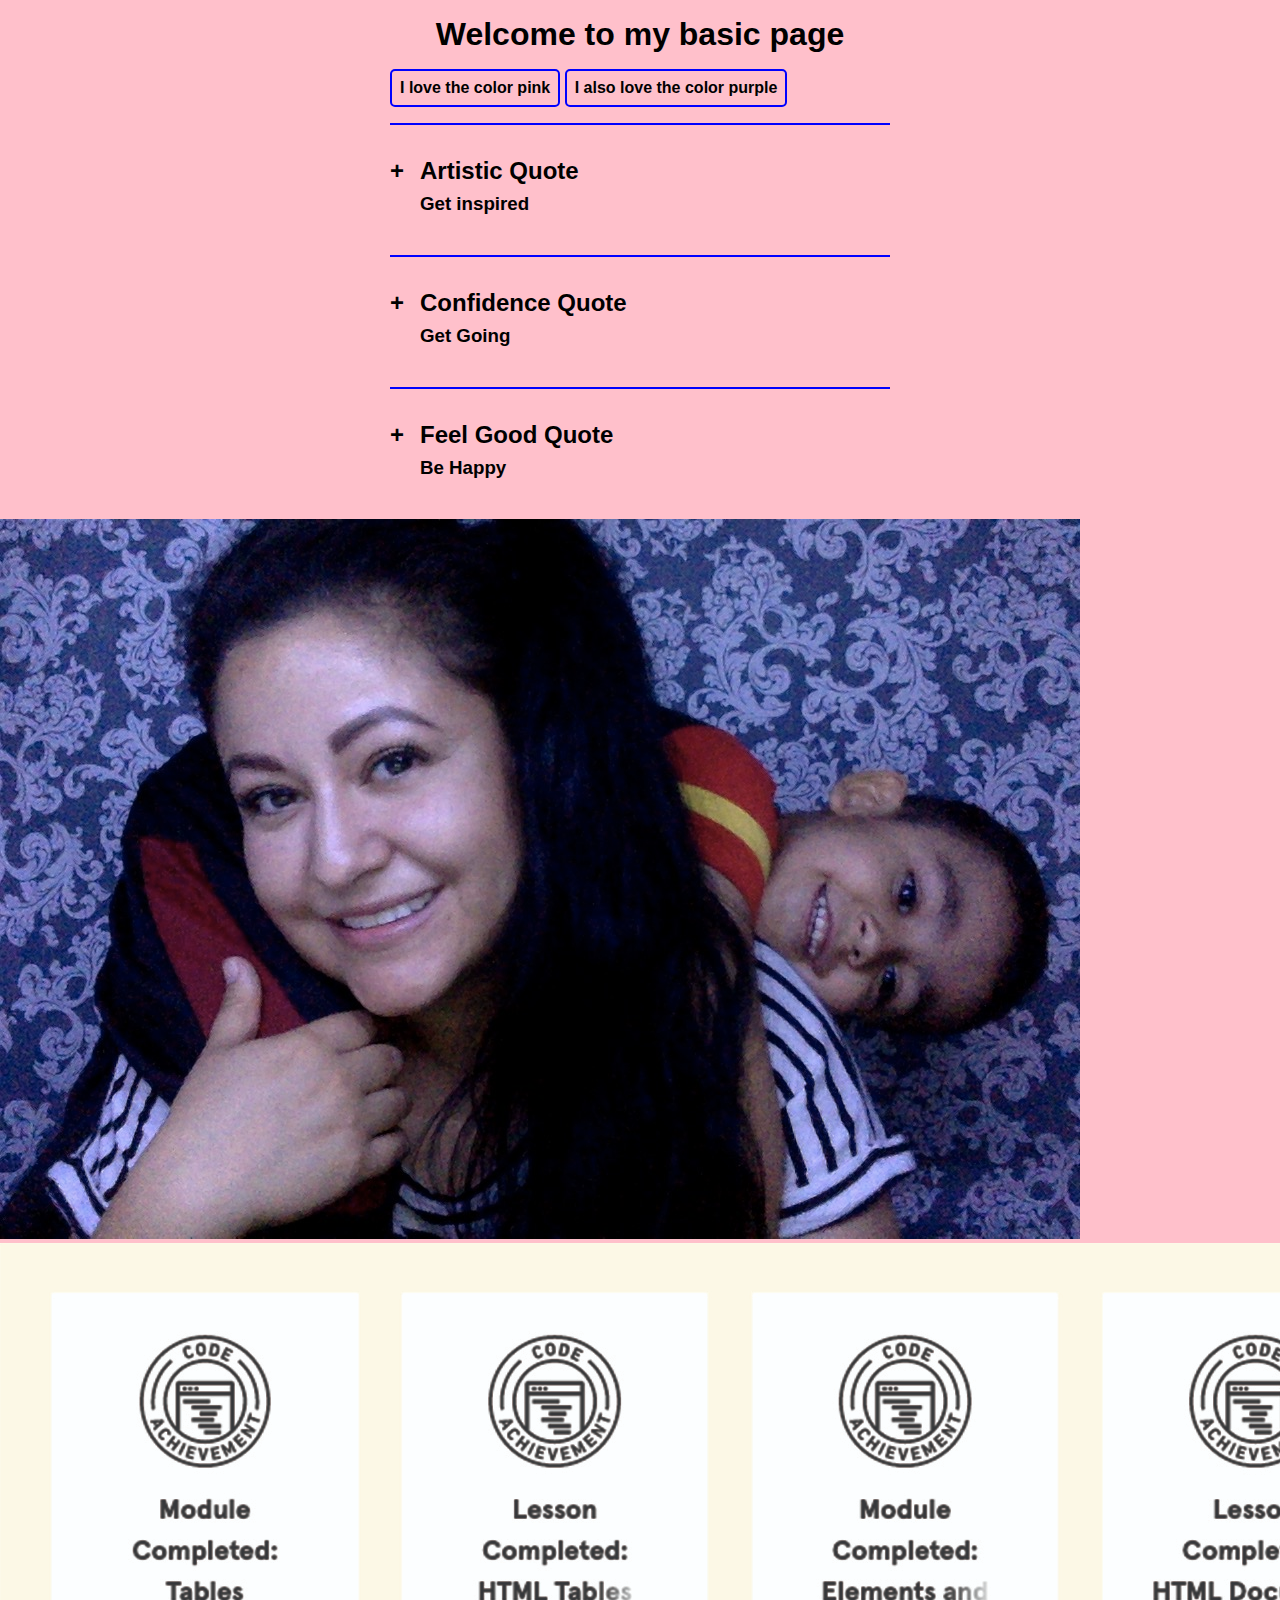
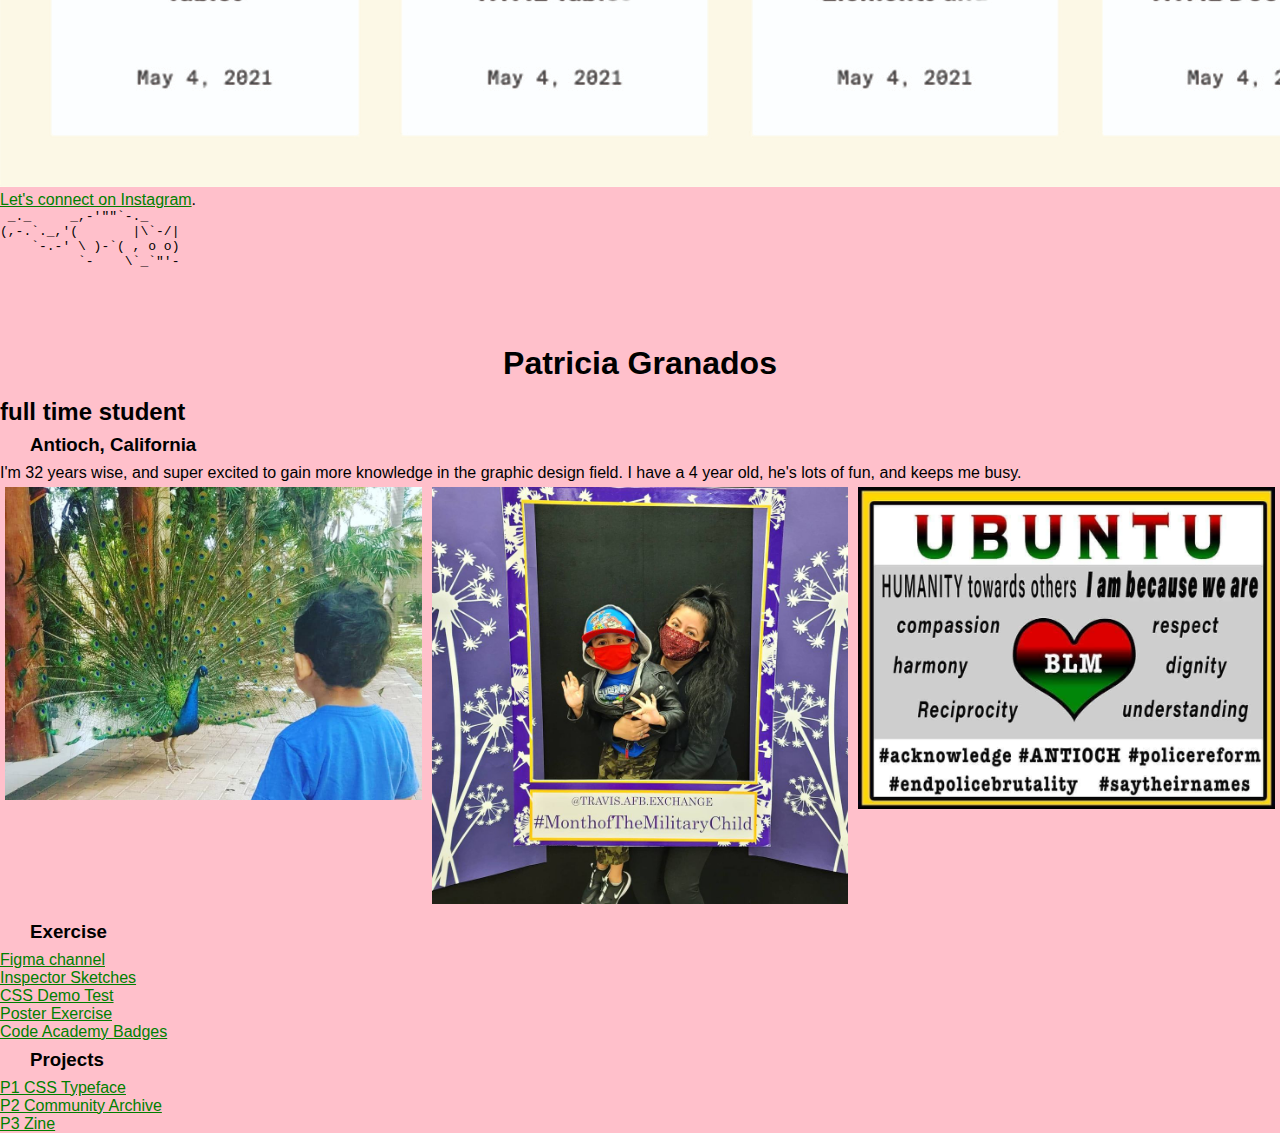
<file: index.html>
<!DOCTYPE html>
<html>
<head>
  <meta charset="utf-8" />
  <title>Toggle Class JavaScript</title>
  <link rel="stylesheet" type="text/css" href="style.css">
  <script src="https://ajax.googleapis.com/ajax/libs/jquery/3.6.0/jquery.min.js"></script>
  <script type="text/javascript" src="script.js"></script>
</head>
<body>
  <h1>Welcome to my basic page</h1>
  <section class="container">
    <button id="showhide">I love the color pink</button>
    <button id="darkmode">I also love the color purple</button>
    <div class="item">
      <div class="heading">
        <h2>Artistic Quote</h2>
        <h3>Get inspired</h3>
      </div>
      <div class="details">
        “Creativity takes courage” – Henri Matisse.
      </div>
    </div>

    <div class="item">
      <div class="heading">
        <h2>Confidence Quote</h2>
        <h3>Get Going</h3>
      </div>
      <div class="details">
        "Feet, what do I need you for when I have wings to fly?" – Frida Kahlo
       
      </div>
    </div>

    <div class="item">
      <div class="heading">
        <h2>Feel Good Quote</h2>
        <h3>Be Happy</h3>
      </div>
      <div class="details">
        "Keep smiling, because life is a beautiful thing and there's so much to smile about." – Marilyn Monroe
      </div>
    </div>

  </section>
</body>
<head>
  <title>Patricia Granados Interactive Site</title>
  <!-- this is where my meta-info lives, but won’t show up on the page itself-->
  <link rel="stylesheet" type="text/css" href="script.js" href="style.css">
  </head>
<body>
  <script src="https://ajax.googleapis.com/ajax/libs/jquery/3.6.0/jquery.min.js"></script>
  <meta charset="utf-8" />
  <img src="baby-and-me-9-21-20.jpg">
  <p><img src="code-academy-badges.jpg"></p>
  <p>
    <a href="https://www.instagram.com/_miss_patty_makes_it_happen/" target="_blank">Let's connect on Instagram</a>.
    
    
  <!-- this is where all my webpage stuff should go-->
  <section id="container">
    
    <pre>
 _._     _,-'""`-._
(,-.`._,'(       |\`-/|
    `-.-' \ )-`( , o o)
          `-    \`_`"'-



    </pre>

    <!-- about me-->
    <h1>Patricia Granados</h1>
    <h2>full time student</h2>
    <h3>Antioch, California</h3>


    <p class="desc">I'm 32 years wise, and super excited to gain more knowledge in the graphic design field. I have a 4 year old, he's lots of fun, and keeps me busy. </p>

    <p>
    <div class="row">
  <div class="column">
    <img src="cancun-peacock.jpg" alt="Snow" style="width:100%">
  </div>
  <div class="column">
    <img src="militarychild.jpg" alt="Forest" style="width:100%">
  </div>
  <div class="column">
    <img src="ubuntu.jpg" alt="Mountains" style="width:100%">
  </div>
</div></p>


    <!-- links to my work -->
    <div id="exercises">
      <h3>Exercise</h3>
      <ul>
         <a href="https://www.figma.com/file/yaDqkuPxmETG86s3Qp7eAh/Untitled?node-id=0%3A1" target="_blank">Figma channel </a>
        <li><a href="exercises/inspector/screenshot.png">Inspector Sketches</a></li>
        <li><a href="exercises/css-test/index.html">CSS Demo Test</a></li>
        <li><a href="exercises/poster/index.html">Poster Exercise</a></li>
        <a href="https://www.codecademy.com/users/patriciaGranados7251893669/achievements" target="_blank">Code Academy Badges </a>
      </ul> 
    </div>
   
    <div id="projects">
      <h3>Projects</h3>
      <ul>
        <li><a href="letters/letters.html">P1 CSS Typeface</a></li>
        <li><a href="community-archive/antioch-social-justice.html">P2 Community Archive</a></li>
        <li><a href="antioch-dark-history/index.html">P3 Zine</a></li>
      </ul>
    </div>



  </section>
</body>
</html>
</file>
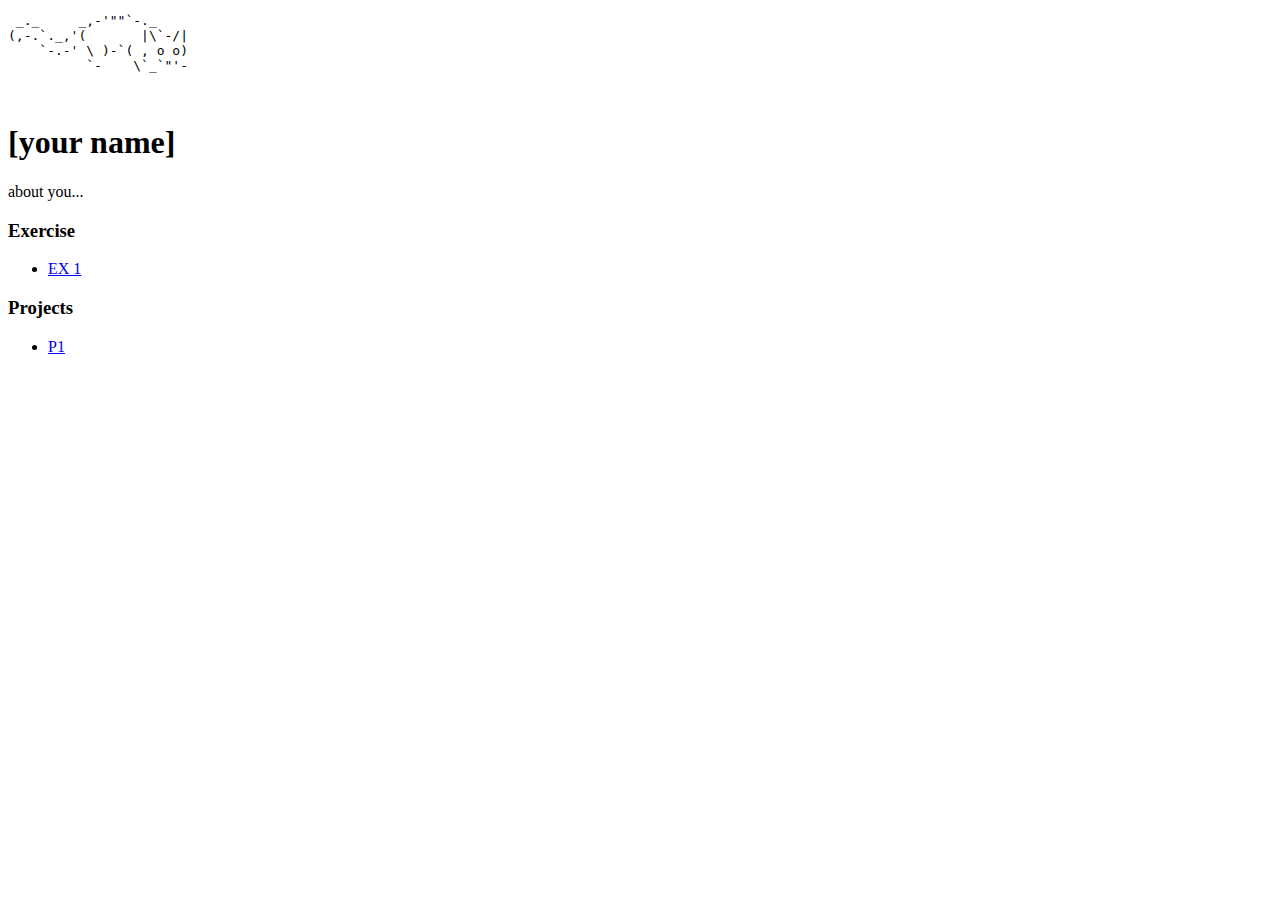
<file: 00_class-site-starter-kit/index.html>
<!DOCTYPE html>
<html>
<head>
  <meta charset="utf-8" />
  <title>[your name’s] Interactive Site</title>
  <!-- this is where my meta-info lives, but won’t show up on the page itself-->
</head>
<body>
  <!-- this is where all my webpage stuff should go-->
  <section id="container">
    
    <pre>
 _._     _,-'""`-._
(,-.`._,'(       |\`-/|
    `-.-' \ )-`( , o o)
          `-    \`_`"'-

    </pre>

    <!-- about me-->
    <h1>[your name]</h1>  
    <p class="desc">about you...</p>
    
    <!-- links to my work -->
    <div id="exercises">
      <h3>Exercise</h3>
      <ul>
        <li><a href="#">EX 1</a></li>
      </ul> 
    </div>
   
    <div id="projects">
      <h3>Projects</h3>
      <ul>
        <li><a href="#">P1</a></li>
      </ul>
    </div>

  </section>
</body>
</html>
</file>
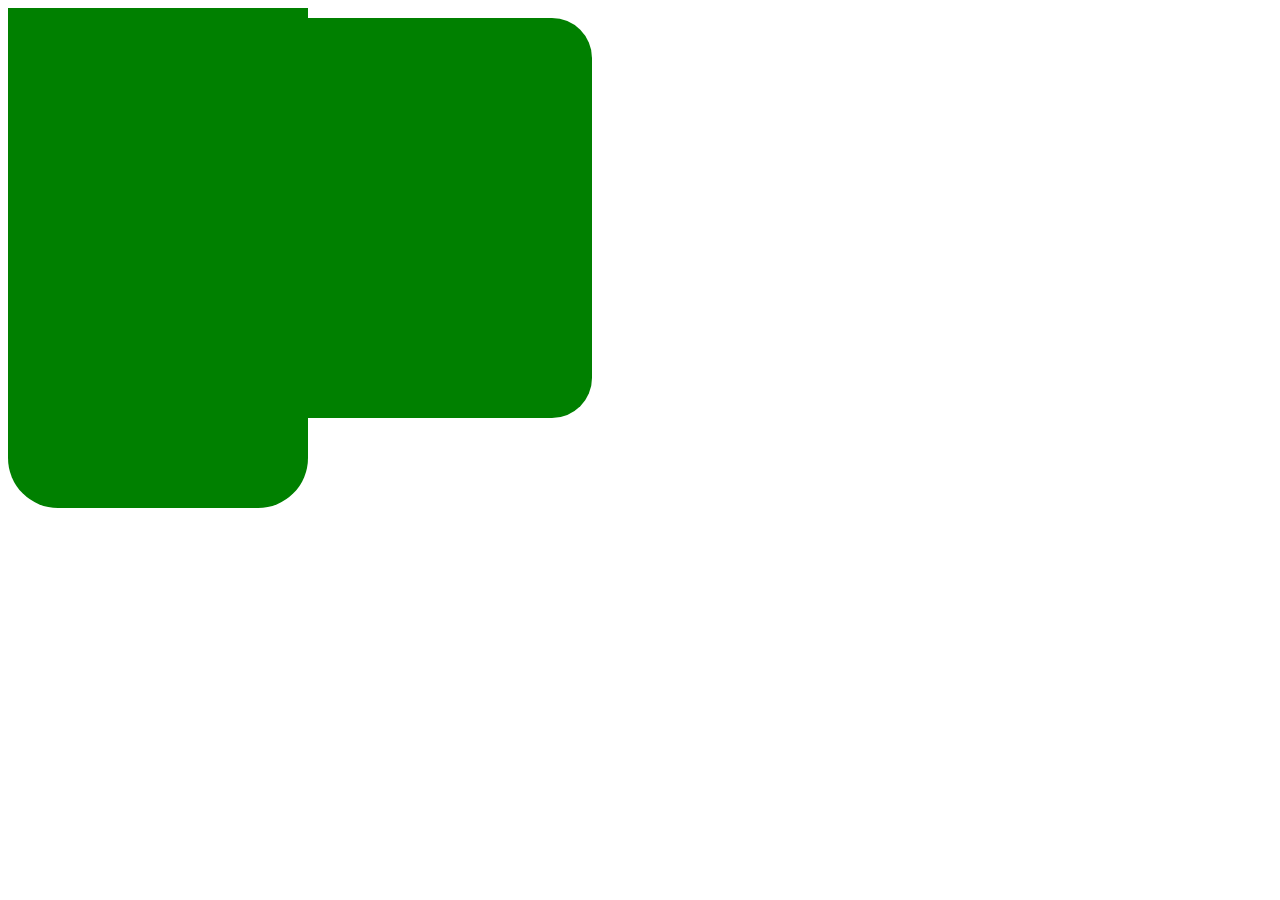
<file: demo/index.html>
<!DOCTYPE html>
<html>
<head>
    <meta charset="utf-8">
    <title>Cup</title>
    <link href="cup.css" rel="stylesheet" type="text/css">
</head>
<body>
    <div class="cup">
       <div class="square inline">
       </div>
       <div class="handle inline">
       </div>
    </div>
</body>
</html>
</file>
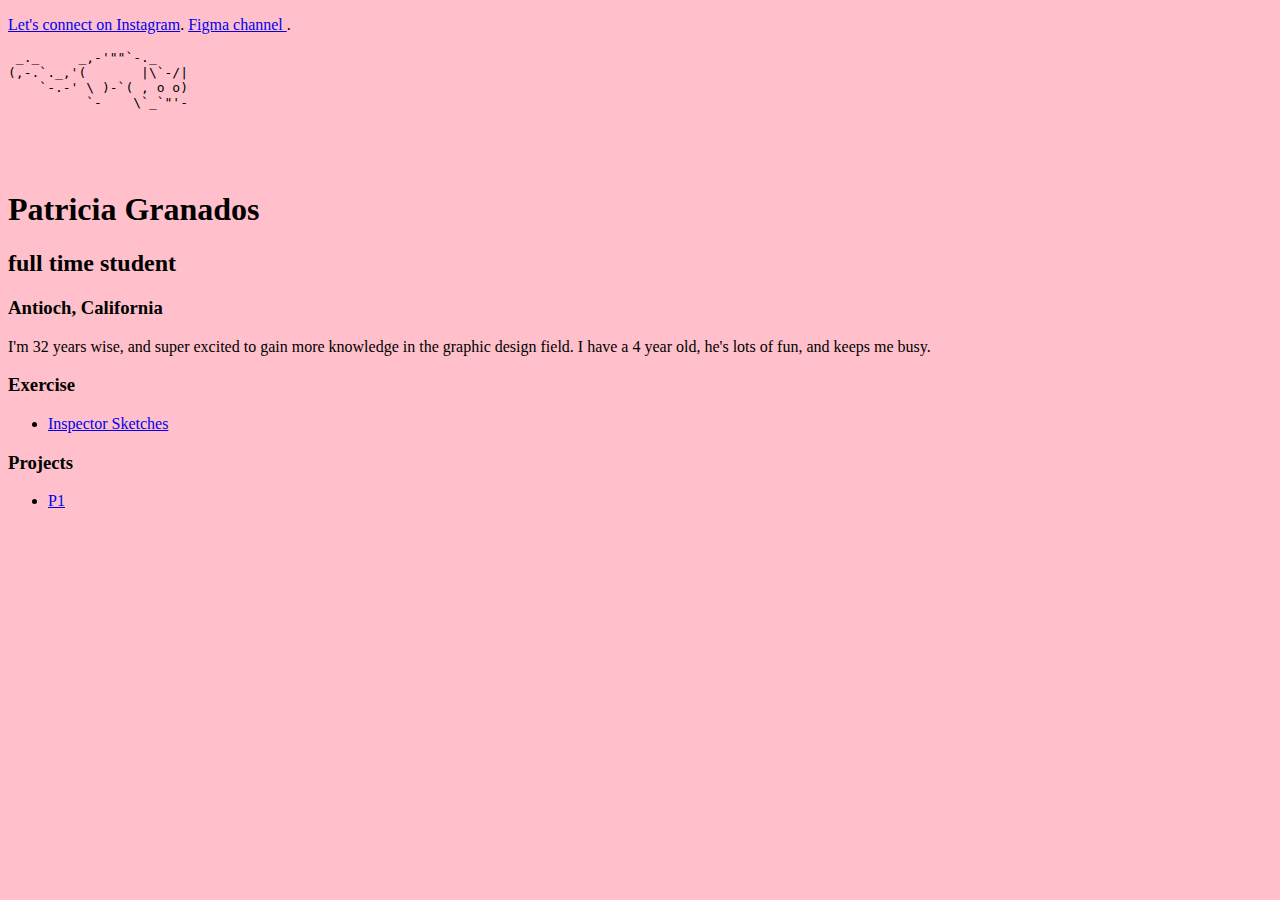
<file: website index/index.html>
<!DOCTYPE html>
<html>
<head>
  <meta charset="utf-8" />
  <title>Patricia Granados Interactive Site</title>
  <!-- this is where my meta-info lives, but won’t show up on the page itself-->
  <link rel="stylesheet" type="text/css" href="style.css">
  </head>
<body>
  <p>
    <a href="https://www.instagram.com/_miss_patty_makes_it_happen/" target="_blank">Let's connect on Instagram</a>.
    
    <a href="https://www.figma.com/file/yaDqkuPxmETG86s3Qp7eAh/Untitled?node-id=0%3A1" target="_blank">Figma channel </a>.
  <!-- this is where all my webpage stuff should go-->
  <section id="container">
    
    <pre>
 _._     _,-'""`-._
(,-.`._,'(       |\`-/|
    `-.-' \ )-`( , o o)
          `-    \`_`"'-



    </pre>

    <!-- about me-->
    <h1>Patricia Granados</h1>
    <h2>full time student</h2>
    <h3>Antioch, California</h3>


    <p class="desc">I'm 32 years wise, and super excited to gain more knowledge in the graphic design field. I have a 4 year old, he's lots of fun, and keeps me busy. </p>
    
    <!-- links to my work -->
    <div id="exercises">
      <h3>Exercise</h3>
      <ul>
        <li><a href="Screen Shot.png">Inspector Sketches</a></li>
      </ul> 
    </div>
   
    <div id="projects">
      <h3>Projects</h3>
      <ul>
        <li><a href="#">P1</a></li>
      </ul>
    </div>

  </section>
</body>
</html>
</file>
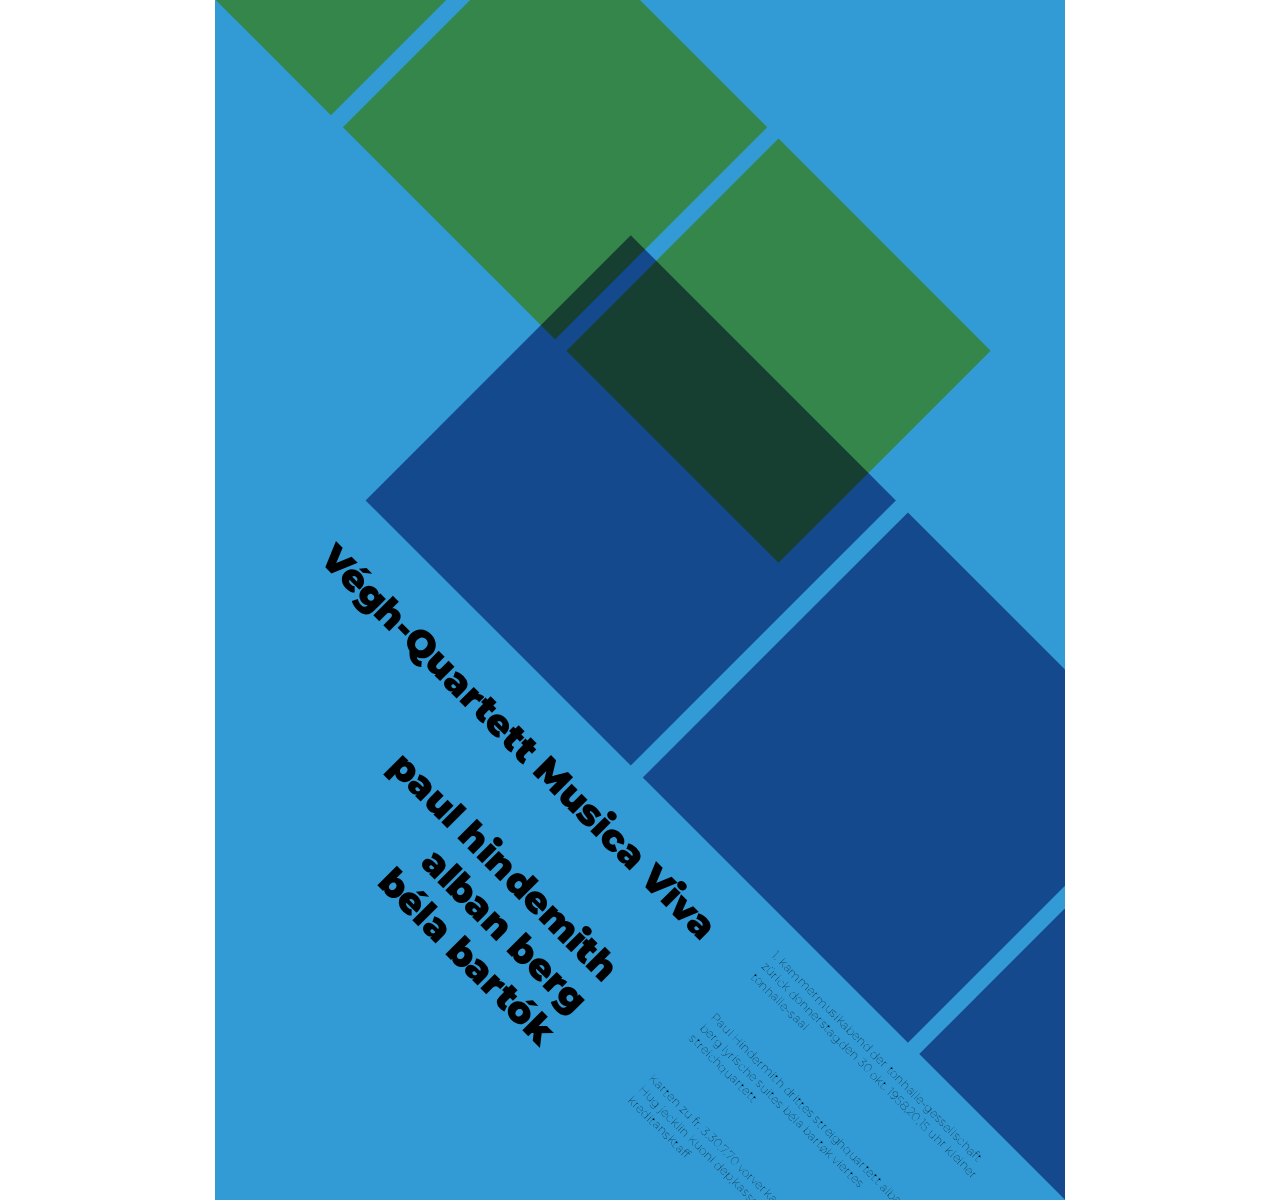
<file: exercises/poster/index.html>
<!DOCTYPE html>
<html>

<head>
    <meta name="viewport" content="width=device-width, initial-scale=1.0">
    <link rel="stylesheet" href="poster.css">
    <link rel="preconnect" href="https://fonts.gstatic.com">
    <link href="https://fonts.googleapis.com/css2?family=Montserrat:wght@400;600&display=swap" rel="stylesheet">
</head>

<body>
<div class="body">
    <div class="rotate rp">
        <div class="square1 cGreen1"></div>
        <div class="square1 cGreen1"></div>
        <div class="square1 cGreen1"></div>
    </div>
    <div class="rp3">
        <div class="rotate rp2">
            <div class="square2 cBlue1"></div>
            <div class="square2 cBlue1"></div>
            <div class="square2 cBlue1"></div>
        </div>
    </div>
    <div class="text rotate textPos1">
        <h1>Végh-Quartett Musica Viva</h1>
    </div>
    <div class="text rotate textPos2">
        <h1>
            <div class="right">paul hindemith</div>
            <div class="right">alban berg</div>
            <div class="right">béla bartók</div>
        </h1>
    </div>
    <div class="text rotate">
        <div class="p1">
            <p>1. kammermusikabend der tonhalle-gessellschaft zürick donnerstag.den 30 okt. 1958,20,15 uhr kleiner tonhalle-saal</p> <br>
            <p> Paul Hindermith drittes streighquartett alban berg lyrische suites béla bartøk viertes streichquartett</p><br>
            <p> Karten zu fr. 3.30.7.70 vorverkauf tonhalle-kasse. Hug jecklin Kuoni dep,kasse oerlikon der schweiz kreditansktaff</p>
        </div>
    </div>
</div>
</body>

</html>
</file>
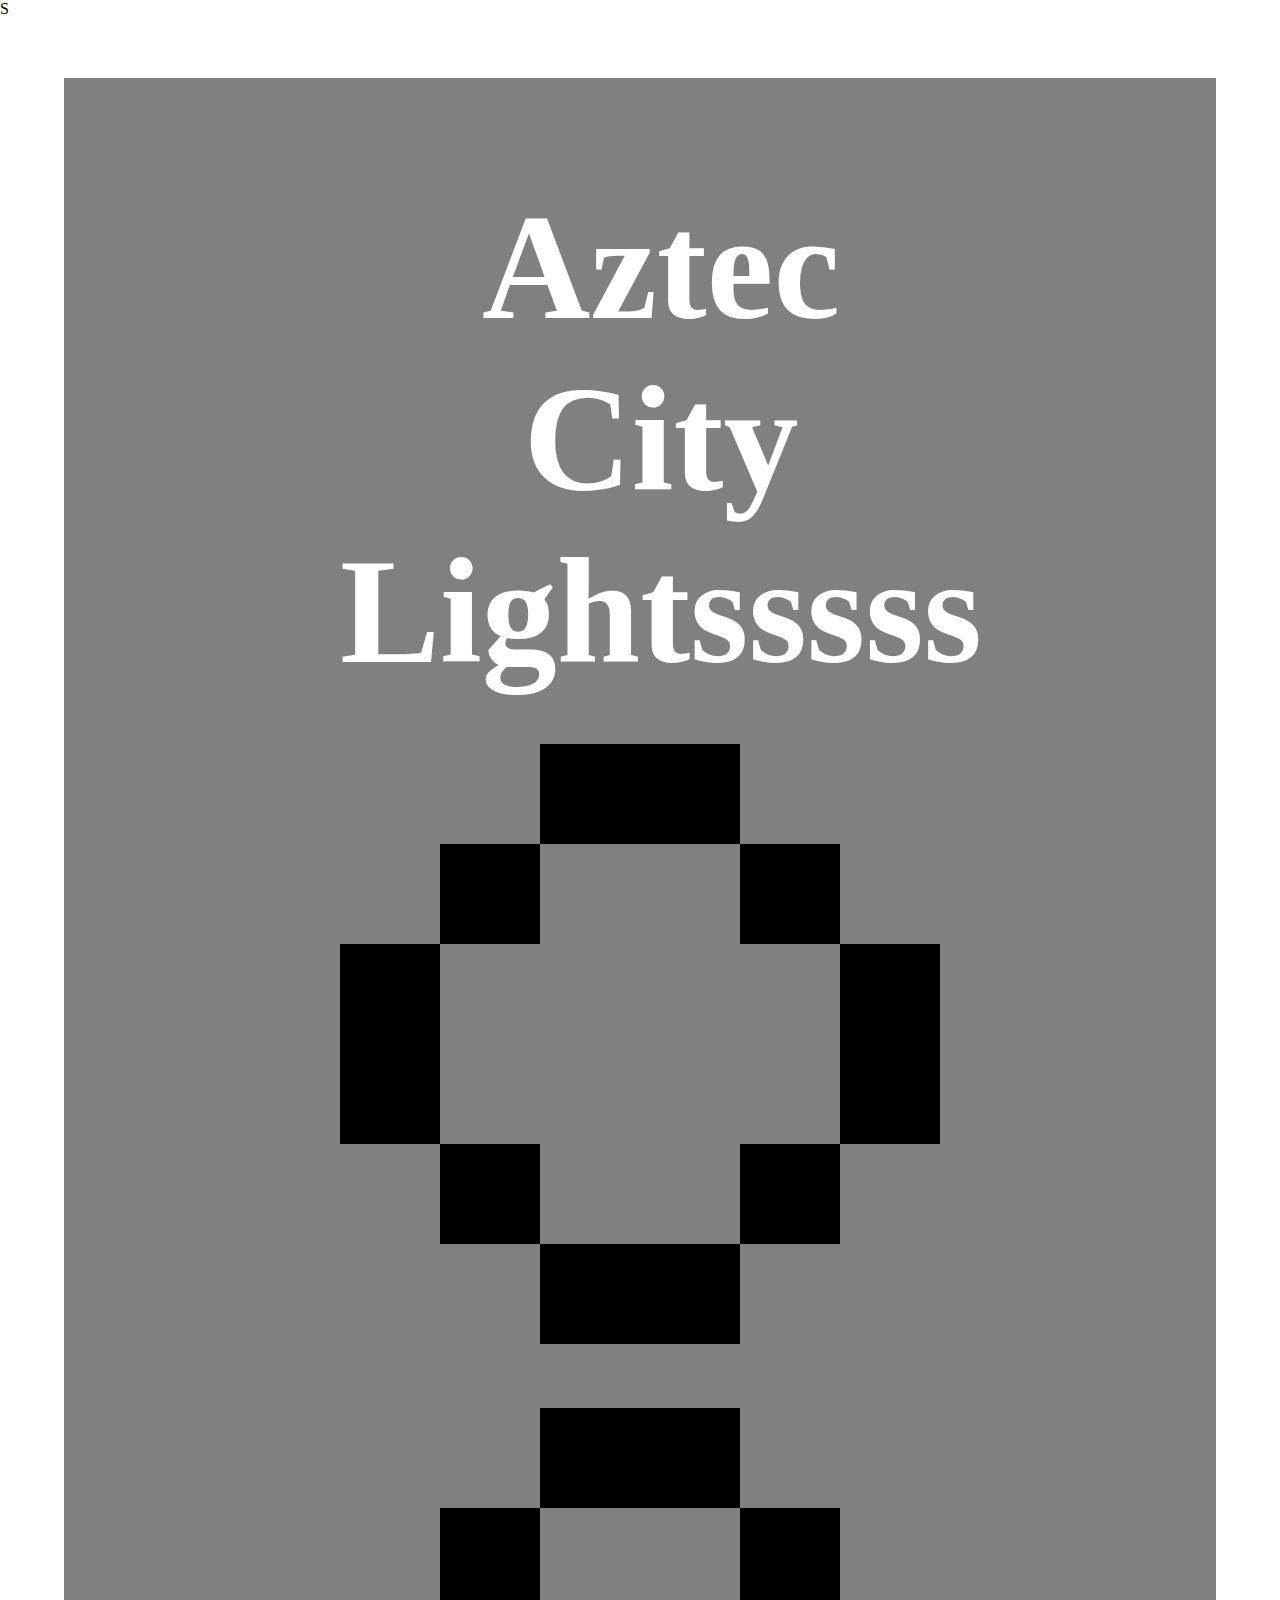
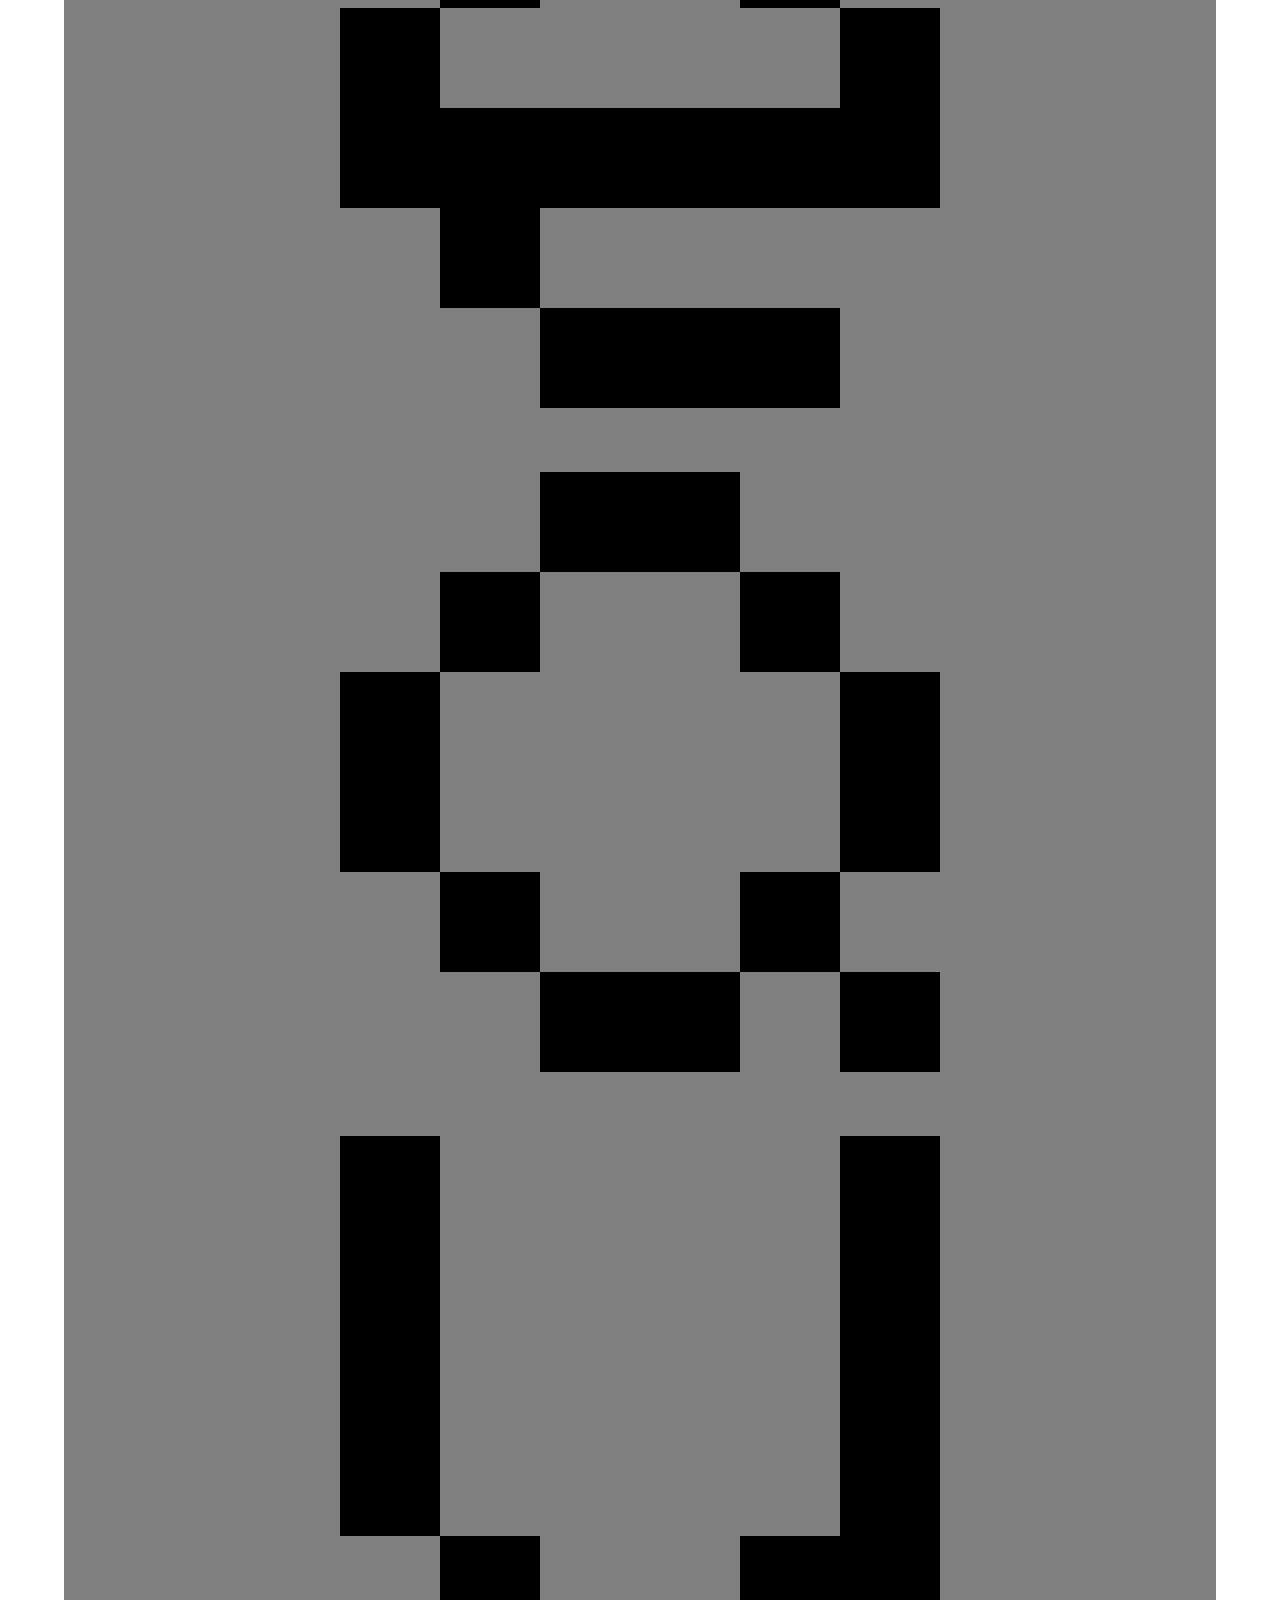
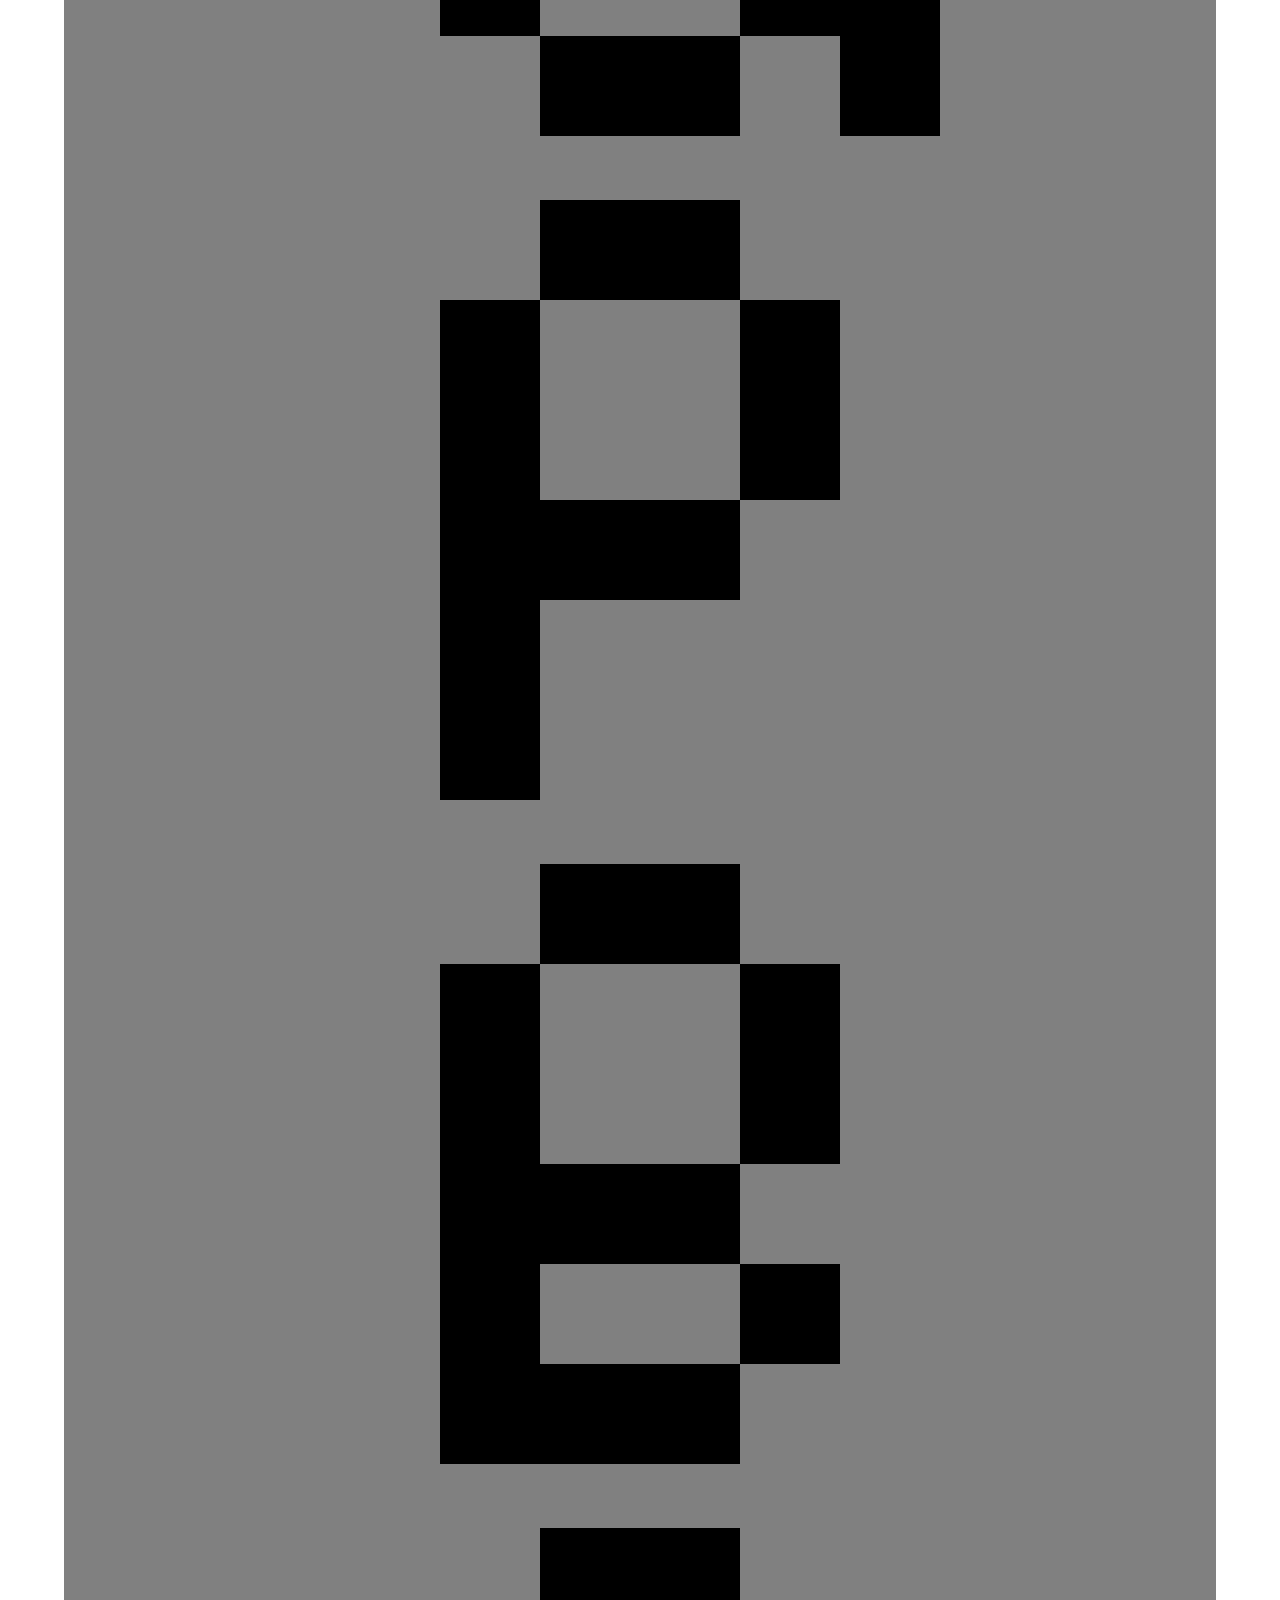
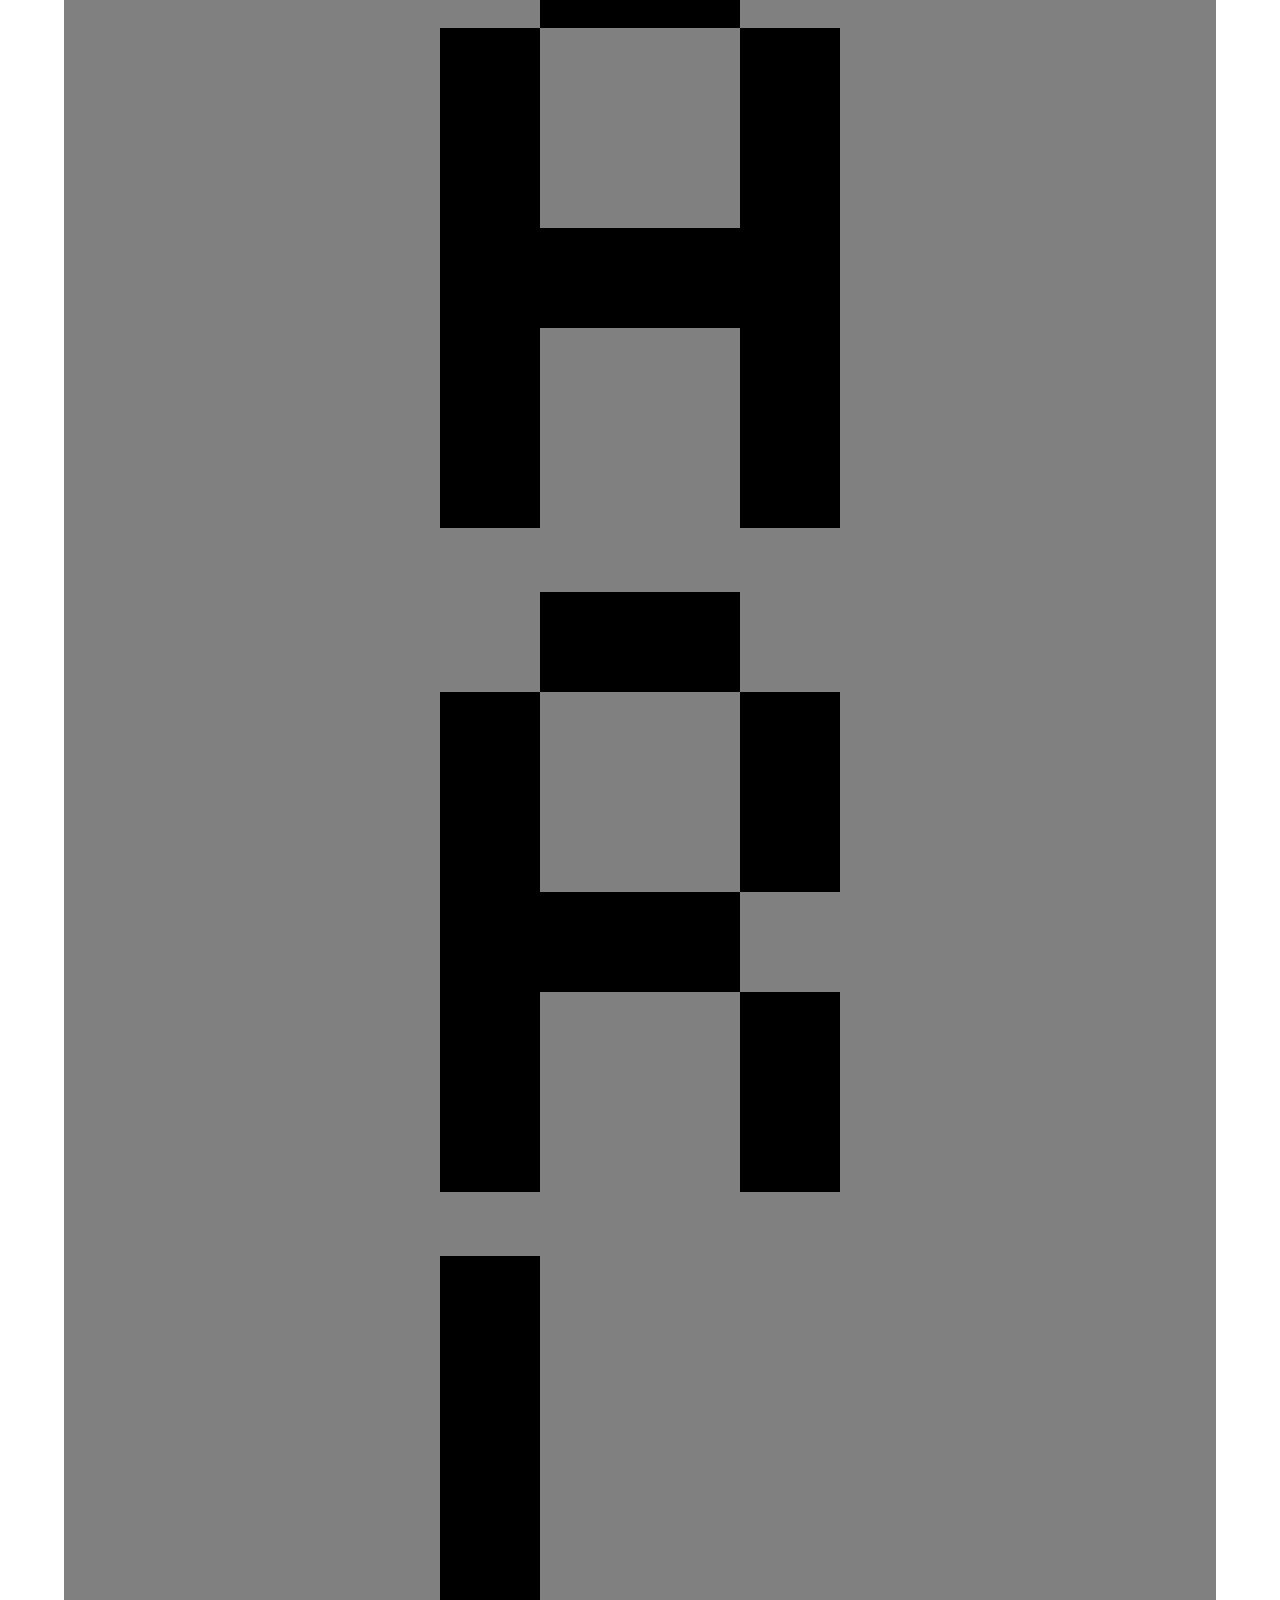
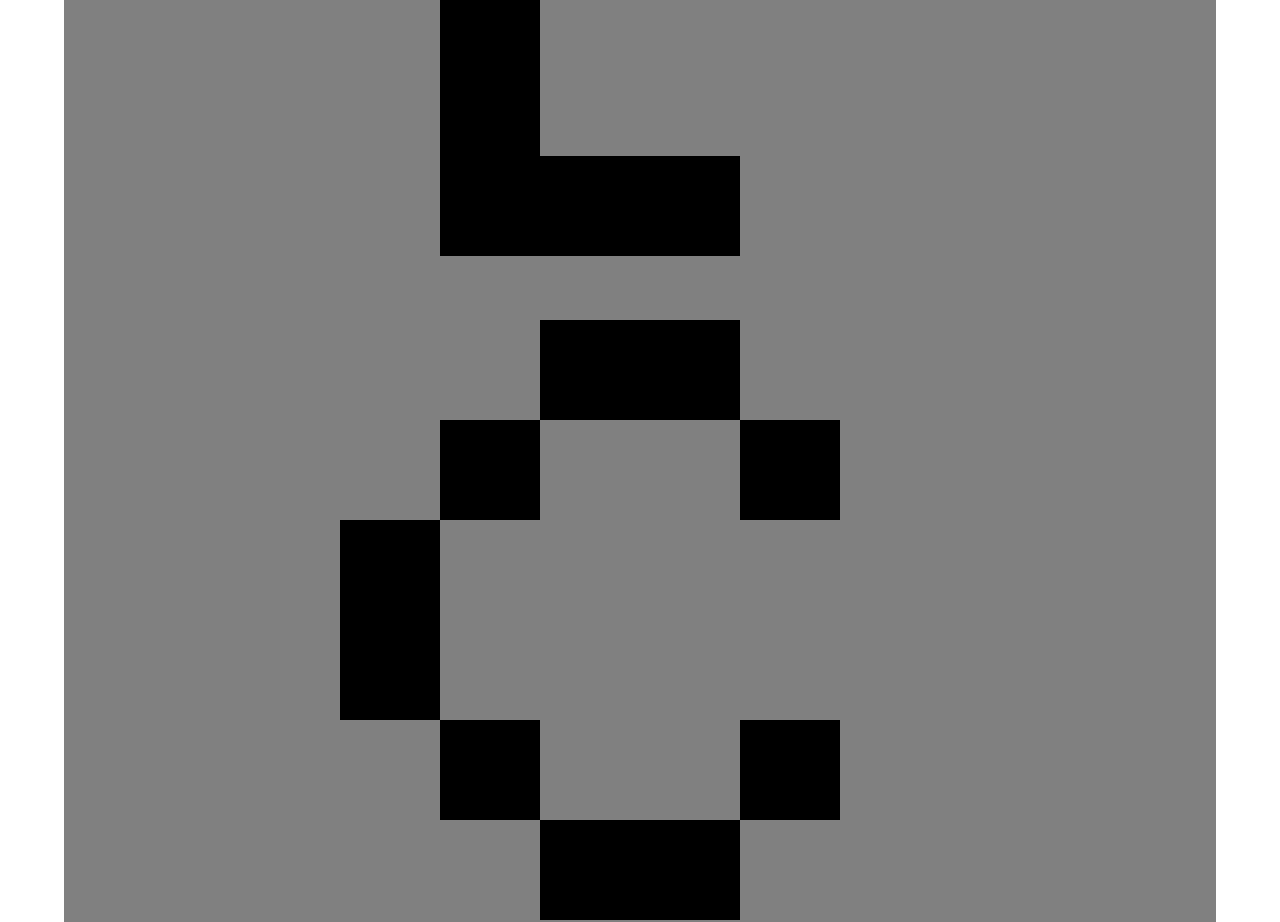
<file: letters/letters.html>
<!DOCTYPE html>
<html>

<head>
    <meta charset="utf-8" />
    <title>Interactive 1 - Patricia Granados</title>
    <link rel="stylesheet" type="text/css" href="style-letters.css">
   
</head>S
<body>
    <section>
    	<div class="mainCont">
            <div class="letterCont">
                <h1>Aztec City Lightsssss</h1>


            </div>
    		
            <div class="letterCont">
    			<div class='oElement1 black transition'></div>
    			<div class='oElement2 black transition'></div>
                <div class='oElement3 black transition'></div>
                <div class='oElement4 black transition'></div>
                <div class='oElement5 black transition'></div>
                <div class='oElement6 black transition'></div>
                <div class='oElement7 black transition'></div>
                <div class='oElement8 black transition'></div>
                <div class='oElement9 black transition'></div>
                <div class='oElement10 black transition'></div>
                <div class='oElement11 black transition'></div>
                <div class='oElement12 black transition'></div>
            
            </div>

    		<div class="letterCont">
                <div class='eElement1 black transition'></div>
                <div class='eElement2 black transition'></div>
                <div class='eElement3 black transition'></div>
                <div class='eElement4 black transition'></div>
                <div class='eElement5 black transition'></div>
                <div class='eElement6 black transition'></div>
                <div class='eElement7 black transition'></div>
                <div class='eElement8 black transition'></div>
                <div class='eElement9 black transition'></div>
                <div class='eElement10 black transition'></div>
                <div class='eElement11 black transition'></div>
                <div class='eElement12 black transition'></div>
                <div class='eElement13 black transition'></div>
                <div class='eElement14 black transition'></div>
                <div class='eElement15 black transition'></div>
                <div class='eElement16 black transition'></div>
    			
    		</div>

    		<div class="letterCont">
                <div class='qElement1 black transition'></div>
                <div class='qElement2 black transition'></div>
                <div class='qElement3 black transition'></div>
                <div class='qElement4 black transition'></div>
                <div class='qElement5 black transition'></div>
                <div class='qElement6 black transition'></div>
                <div class='qElement7 black transition'></div>
                <div class='qElement8 black transition'></div>
                <div class='qElement9 black transition'></div>
                <div class='qElement10 black transition'></div>
                <div class='qElement11 black transition'></div>
                <div class='qElement12 black transition'></div>
                <div class='qElement13 black transition'></div>
    		</div>
    		
            <div class="letterCont">
                <div class='uElement1 black transition'></div>
                <div class='uElement2 black transition'></div>
                <div class='uElement3 black transition'></div>
                <div class='uElement4 black transition'></div>
                <div class='uElement5 black transition'></div>
                <div class='uElement6 black transition'></div>
                <div class='uElement7 black transition'></div>
                <div class='uElement8 black transition'></div>
                <div class='uElement9 black transition'></div>
                <div class='uElement10 black transition'></div>
                <div class='uElement11 black transition'></div>
                <div class='uElement12 black transition'></div>
                <div class='uElement13 black transition'></div>
                <div class='uElement14 black transition'></div>
    			
    		</div>
    		
            <div class="letterCont">
                <div class='pElement1 black transition'></div>
                <div class='pElement2 black transition'></div>
                <div class='pElement3 black transition'></div>
                <div class='pElement4 black transition'></div>
                <div class='pElement5 black transition'></div>
                <div class='pElement6 black transition'></div>
                <div class='pElement7 black transition'></div>
                <div class='pElement8 black transition'></div>
                <div class='pElement9 black transition'></div>
                <div class='pElement10 black transition'></div>
                <div class='pElement11 black transition'></div>
            </div>

    		<div class="letterCont">
                <div class='bElement1 black transition'></div>
                <div class='bElement2 black transition'></div>
                <div class='bElement3 black transition'></div>
                <div class='bElement4 black transition'></div>
                <div class='bElement5 black transition'></div>
                <div class='bElement6 black transition'></div>
                <div class='bElement7 black transition'></div>
                <div class='bElement8 black transition'></div>
                <div class='bElement9 black transition'></div>
                <div class='bElement10 black transition'></div>
                <div class='bElement11 black transition'></div>
                <div class='bElement12 black transition'></div>
                <div class='bElement13 black transition'></div>
                <div class='bElement14 black transition'></div>
                <div class='bElement15 black transition'></div>
    		
            </div>
    		
            <div class="letterCont">
                <div class='aElement1 black transition'></div>
                <div class='aElement2 black transition'></div>
                <div class='aElement3 black transition'></div>
                <div class='aElement4 black transition'></div>
                <div class='aElement5 black transition'></div>
                <div class='aElement6 black transition'></div>
                <div class='aElement7 black transition'></div>
                <div class='aElement8 black transition'></div>
                <div class='aElement9 black transition'></div>
                <div class='aElement10 black transition'></div>
                <div class='aElement11 black transition'></div>
                <div class='aElement12 black transition'></div>
                <div class='aElement13 black transition'></div>
                <div class='aElement14 black transition'></div>
                <div class='aElement15 black transition'></div>
    		</div>
    		
            <div class="letterCont">
                <div class='rElement1 black transition'></div>
                <div class='rElement2 black transition'></div>
                <div class='rElement3 black transition'></div>
                <div class='rElement4 black transition'></div>
                <div class='rElement5 black transition'></div>
                <div class='rElement6 black transition'></div>
                <div class='rElement7 black transition'></div>
                <div class='rElement8 black transition'></div>
                <div class='rElement9 black transition'></div>
                <div class='rElement10 black transition'></div>
                <div class='rElement11 black transition'></div>
                <div class='rElement12 black transition'></div>
                <div class='rElement14 black transition'></div>
                <div class='rElement15 black transition'></div>
    		
            </div>

            <div class="letterCont">
                <div class='lElement1 black transition'></div>
                <div class='lElement2 black transition'></div>
                <div class='lElement3 black transition'></div>
                <div class='lElement4 black transition'></div>
                <div class='lElement5 black transition'></div>
                <div class='lElement6 black transition'></div>
                <div class='lElement7 black transition'></div>
                <div class='lElement8 black transition'></div>
                <div class='lElement9 black transition'></div>
            
            </div>

            <div class="letterCont">
                <div class='cElement1 black transition'></div>
                <div class='cElement3 black transition'></div>
                <div class='cElement5 black transition'></div>
                <div class='cElement6 black transition'></div>
                <div class='cElement7 black transition'></div>
                <div class='cElement8 black transition'></div>
                <div class='cElement9 black transition'></div>
                <div class='cElement10 black transition'></div>
                <div class='cElement11 black transition'></div>
                <div class='cElement12 black transition'></div>
            </div>


    	</div>

    </section>
</body>
</html>
</file>
<file: style.css>
body{
 	background: pink;
}
*{
	margin: 0;
	padding: 0;
}

body{
	font-family: sans-serif;

	/*	define a CSS variable */
	--accent-color: rgb(0,0,255);
} 

.container{
 	width: 500px;
	margin: auto;
}

.item{
	border-top: 2px solid var(--accent-color);
	padding: 2rem 0;
}

h1{
	text-align: center;
	margin: 1rem auto;
}

h3{
	margin: .5rem 0 .5rem 30px;
}

a{
	color: green;
}
a:hover{
	color: red;
}

.item { 
	cursor: pointer;
}

.heading h2::before{
	content: '+';
	display: inline-block;
	width: 30px;
}

.details{
	line-height: 1.3;
	color: var(--accent-color);
	display: none;
/*	height: 0;
	overflow: hidden;
	transition: height 400ms ease-in-out;*/
}

.active .heading h2::before{
	content: '-';
}
.active .details{
	display: block;
/*	height: 300px;*/
}



button{
	font-size: 1rem;
	font-weight: bold;
	border: 2px solid var(--accent-color);
	background: transparent;
	padding: 0.5rem;
	margin-bottom: 1rem;
	border-radius: 5px;
}

button:hover{
	background: rgb(200 200 200);
	cursor: pointer;
}


/*	DARK MODE STYLES GO HERE */

body.darkmode {
	background: purple;
	color: white;

	/*	redefine a CSS variable */
	--accent-color: rgb(0,255,0);
}

body.darkmode button{
	color: white;
}

.column {
  float: left;
  width: 33.33%;
  padding: 5px;
}


.row: after {
  content: "";
  clear: both;
  display: table;
}
.row {
  display: flex;
}

.column {
  flex: 33.33%;
  padding: 5px;
}
</file>
<file: demo/cup.css>
body{

}

.cup{
    
}
.square{
    width: 300px;
    height: 500px;
    background: green;  
    border-bottom-right-radius: 50px;
    border-bottom-left-radius: 50px;
}
.handle{
    width: 300px;
    height: 400px;
    background: green;
    position: relative;
    bottom: 90px;
    right: 20px;
    border-top-right-radius: 40px;
    border-bottom-right-radius: 40px;
}

.inline{
    display: inline-block;
}

#square {
  width: 100px;
  height: 100px;
  background: red;
}

#rectangle {
  width: 200px;
  height: 100px;
  background: red;
}
</file>
<file: website index/style.css>
body{
 	background: pink;
}
</file>
<file: exercises/poster/poster.css>
body {
    margin: 0 auto;
    background-color: white;
}

.body {
    background-color: #329bd5;
    max-width: 850px;
    height: 1200px;
    margin: 0 auto;
    overflow: hidden;
}

.cBlue1 {
    background-color: #324b8c;
}

.cBlue2 {
    background-color: #329dd5;
}

.cBlue3 {
    background-color: #147eb6;
}

.cBlue4 {
    background-color: #384b9c;
}

.cBlue5 {
    background-color: #559ac0;
}

.cBlue6 {
    background-color: #3181a3;
}

.cBlue7 {
    background-color: #2b5c99;
}

.cGreen1 {
    background-color: #35864b;
}

.cGreen2 {
    background-color: #2c7868;
}

.cGreen3 {
    background-color: #0b312d;
}

h1 {
    font-family: 'Montserrat', sans-serif;
    display: block;
    font-size: 28pt;
    font-weight: 1000;
}

p {
    font-family: 'Montserrat', sans-serif;
    font-size: 9pt;
    font-weight: 100;
}

.p1 {
    display: block;
    width: 300px;
    position: relative;
    left: 360px;
    top: -170px;
}

.right {
    text-align: right;
}

.rotate {
    transform: rotate(45deg);
}

.rp {
    position: relative;
    left: -16.25%;
    width: 1000px;
}

.rp2 {
    position: relative;
    width: 1200px;
    mix-blend-mode: multiply;
    opacity: 0.75;
}

.rp3 {
    position: relative;
    left: 12.5%;
    top: 25%;
}

.square1 {
    transition: 0.5s;
    width: 300px;
    height: 300px;
    position: relative;
    display: inline-block;
    margin-right: 12.5px;
}

.square1:hover {
    transition: 1.5s;
    background-color: rgba(255,255,255,0.5);
    transform: scaleY(1.125) rotateX(15deg) rotateY(45deg) rotateZ(12.5deg);
}

.square2 {
    transition: 1.5s;
    width: 375px;
    height: 375px;
    position: relative;
    display: inline-block;
    margin-right: 12.5px;
}

.square2:hover {
    transition: 1.5s;
    background-color: rgb(255,0,0);
    transform: rotateY(15deg) rotateX(45deg) rotateZ(30deg);
}

.text {
    position: relative;
    top: 144px;
    left: -12px;
}

.textPos1 {
    position: relative;
    top: 120px
}

.textPos2 {
    position: relative;
    left: -360px;
    top: -140px;
}
</file>
<file: letters/style-letters.css>
body {
	 margin: 0;
}
.mainCont {
	margin-top: 0px;
	margin-left: auto;
	margin-right: auto;
	width: 90%;
	height: auto;
	min-height: 100px;
	background-color: gray

}

h1 {
	font-size: 150px;
	text-align: center;
	color: white;
}
	



.letterCont {
	display: grid;
	grid-template-areas: 'main main main main main main' 'main main main main main main' 'main main main main main main' 'main main main main main main' 'main main main main main main' 'main main main main main main';
	width: 600px;
	height: 600px;
	margin-left: auto;
	margin-right: auto;
	margin-top: 60px; 
	border: 2px gray solid;
}
.black {
	background-color: black;
}

.transition {
	transition: .25s;
}

.oElement1 {
	grid-column: 1;
	grid-row: 3;

}

.oElement1:hover {
	border-radius: 100px;
	background-color: purple;
	box-shadow: 6px 6px 6px white inset;

}

.oElement2 {
	grid-column: 6;
	grid-row: 3;


}
.oElement2:hover {
	border-radius: 100px;
	background-color: white;
	box-shadow: 0 0.5em 1em 2em yellow inset;
}

.oElement3 {
	grid-column: 1;
	grid-row: 4;

}

.oElement3:hover {
	border-radius: 100px;
	background-color: white;
	box-shadow: 0 0.5em 1em 2em yellow inset;
}

.oElement4 {
	grid-column: 6;
	grid-row: 4;
}

.oElement4:hover {
	border-radius: 100px;
	background-color: white;
	box-shadow: 0 0.5em 1em 2em yellow inset;
}

.oElement5 {
	grid-column: 3;
	grid-row: 1;

}

.oElement5:hover {
	border-radius: 100px;
	background-color: white;
	box-shadow: 0 0.5em 1em 2em yellow inset;
}

.oElement6 {
	grid-column: 4; 
	grid-row: 1;

}

.oElement6:hover {
	border-radius: 100px;
	background-color: purple;
	box-shadow: 6px 6px 6px white inset;
}	

.oElement7 {
	grid-column: 2; 
	grid-row: 2;

}

.oElement7:hover {
	border-radius: 100px;
	background-color: purple;
	box-shadow: 6px 6px 6px white inset;
}

.oElement8 {
	grid-column: 5; 
	grid-row: 2;

}

.oElement8:hover {
	border-radius: 100px;
	background-color: purple;
	box-shadow: 6px 6px 6px white inset;
}

.oElement9 {
	grid-column: 5; 
	grid-row: 5;

}

.oElement9:hover {
	border-radius: 100px;
	background-color: purple;
	box-shadow: 6px 6px 6px white inset;
}

.oElement10 {
	grid-column: 2; 
	grid-row: 5;

}

.oElement10:hover {
	border-radius: 100px;
	background-color: purple;
	box-shadow: 6px 6px 6px white inset;
}

.oElement11 {
	grid-column: 3; 
	grid-row: 6;

}

.oElement11:hover {
	border-radius: 100px;
	background-color: purple;
	box-shadow: 6px 6px 6px white inset;
}

.oElement12 {
	grid-column: 4; 
	grid-row: 6;

}

.oElement12:hover {
	border-radius: 100px;
	background-color: purple;
	box-shadow: 6px 6px 6px white inset;
}

.eElement1 {
	grid-column: 1;
	grid-row: 3;

}

.eElement1:hover {
	border-radius: 100px;
	background-color: purple;
	box-shadow: 6px 6px 6px white inset;

}

.eElement2 {
	grid-column: 6;
	grid-row: 3;


}
.eElement2:hover {
	border-radius: 100px;
	background-color: white;
	box-shadow: 0 0.5em 1em 2em yellow inset;
}

.eElement3 {
	grid-column: 1;
	grid-row: 4;

}

.eElement3:hover {
	border-radius: 100px;
	background-color: white;
	box-shadow: 0 0.5em 1em 2em yellow inset;
}

.eElement4 {
	grid-column: 6;
	grid-row: 4;
}

.eElement4:hover {
	border-radius: 100px;
	background-color: white;
	box-shadow: 0 0.5em 1em 2em yellow inset;
}

.eElement5 {
	grid-column: 3;
	grid-row: 1;

}

.eElement5:hover {
	border-radius: 100px;
	background-color: white;
	box-shadow: 0 0.5em 1em 2em yellow inset;
}

.eElement6 {
	grid-column: 4; 
	grid-row: 1;

}

.eElement6:hover {
	border-radius: 100px;
	background-color: white;
	box-shadow: 0 0.5em 1em 2em yellow inset;
}

.eElement7 {
	grid-column: 2; 
	grid-row: 2;

}

.eElement7:hover {
	border-radius: 100px;
	background-color: white;
	box-shadow: 0 0.5em 1em 2em yellow inset;
}

.eElement8 {
	grid-column: 5; 
	grid-row: 2;

}

.eElement8:hover {
	border-radius: 100px;
	background-color: white;
	box-shadow: 0 0.5em 1em 2em yellow inset;
}

.eElement9 {
	grid-column: 5; 
	grid-row: 4;

}

.eElement9:hover {
	border-radius: 100px;
	background-color: white;
	box-shadow: 0 0.5em 1em 2em yellow inset;
}

.eElement10 {
	grid-column: 2; 
	grid-row: 5;

}

.eElement10:hover {
	border-radius: 100px;
	background-color: white;
	box-shadow: 0 0.5em 1em 2em yellow inset;
}

.eElement11 {
	grid-column: 3; 
	grid-row: 6;

}

.eElement11:hover {
	border-radius: 100px;
	background-color: white;
	box-shadow: 0 0.5em 1em 2em yellow inset;
}

.eElement12 {
	grid-column: 4; 
	grid-row: 6;

}

.eElement12:hover {
	border-radius: 100px;
	background-color: white;
	box-shadow: 0 0.5em 1em 2em yellow inset;
}

.eElement13 {
	grid-column: 3; 
	grid-row: 4;

}

.eElement13:hover {
	border-radius: 100px;
	background-color: white;
	box-shadow: 0 0.5em 1em 2em yellow inset;
}

.eElement14 {
	grid-column: 4; 
	grid-row: 4;

}

.eElement14:hover {
	border-radius: 100px;
	background-color: white;
	box-shadow: 0 0.5em 1em 2em yellow inset;
}

.eElement15 {
	grid-column: 2; 
	grid-row: 4;

}

.eElement15:hover {
	border-radius: 100px;
	background-color: white;
	box-shadow: 0 0.5em 1em 2em yellow inset;
}

.eElement16 {
	grid-column: 5; 
	grid-row: 6;

}

.eElement16:hover {
	border-radius: 100px;
	background-color: white;
	box-shadow: 0 0.5em 1em 2em yellow inset;
}

.qElement1 {
	grid-column: 1;
	grid-row: 3;

}

.qElement1:hover {
	border-radius: 100px;
	background-color: purple;
	box-shadow: 6px 6px 6px white inset;

}

.qElement2 {
	grid-column: 6;
	grid-row: 3;


}
.qElement2:hover {
	border-radius: 100px;
	background-color: white;
	box-shadow: 0 0.5em 1em 2em yellow inset;
}

.qElement3 {
	grid-column: 1;
	grid-row: 4;

}

.qElement3:hover {
	border-radius: 100px;
	background-color: white;
	box-shadow: 0 0.5em 1em 2em yellow inset;
}

.qElement4 {
	grid-column: 6;
	grid-row: 4;
}

.qElement4:hover {
	border-radius: 100px;
	background-color: white;
	box-shadow: 0 0.5em 1em 2em yellow inset;
}

.qElement5 {
	grid-column: 3;
	grid-row: 1;

}

.qElement5:hover {
	border-radius: 100px;
	background-color: white;
	box-shadow: 0 0.5em 1em 2em yellow inset;
}

.qElement6 {
	grid-column: 4; 
	grid-row: 1;

}

.qElement6:hover {
	border-radius: 100px;
	background-color: white;
	box-shadow: 0 0.5em 1em 2em yellow inset;

}

.qElement7 {
	grid-column: 2; 
	grid-row: 2;

}

.qElement7:hover {
	border-radius: 100px;
	background-color: white;
	box-shadow: 0 0.5em 1em 2em yellow inset;

}

.qElement8 {
	grid-column: 5; 
	grid-row: 2;

}

.qElement8:hover {
	border-radius: 100px;
	background-color: white;
	box-shadow: 0 0.5em 1em 2em yellow inset;

}

.qElement9 {
	grid-column: 5; 
	grid-row: 5;

}

.qElement9:hover {
	border-radius: 100px;
	background-color: white;
	box-shadow: 0 0.5em 1em 2em yellow inset;

}

.qElement10 {
	grid-column: 2; 
	grid-row: 5;

}

.qElement10:hover {
	border-radius: 100px;
	background-color: white;
	box-shadow: 0 0.5em 1em 2em yellow inset;

}

.qElement11 {
	grid-column: 3; 
	grid-row: 6;

}

.qElement11:hover {
	border-radius: 100px;
	background-color: white;
	box-shadow: 0 0.5em 1em 2em yellow inset;

}

.qElement12 {
	grid-column: 4; 
	grid-row: 6;

}

.qElement12:hover {
	border-radius: 100px;
	background-color: white;
	box-shadow: 0 0.5em 1em 2em yellow inset;

}
.qElement13 {
	grid-column: 6; 
	grid-row: 6;

}

.qElement13:hover {
	border-radius: 100px;
	background-color: white;
	box-shadow: 0 0.5em 1em 2em yellow inset;

}

.uElement1 {
	grid-column: 1;
	grid-row: 3;

}

.uElement1:hover {
	border-radius: 100px;
	background-color: purple;
	box-shadow: 6px 6px 6px white inset;

}

.uElement2 {
	grid-column: 6;
	grid-row: 3;


}
.uElement2:hover {
	border-radius: 100px;
	background-color: white;
	box-shadow: 0 0.5em 1em 2em yellow inset;
}

.uElement3 {
	grid-column: 1;
	grid-row: 4;

}

.uElement3:hover {
	border-radius: 100px;
	background-color: white;
	box-shadow: 0 0.5em 1em 2em yellow inset;
}

.uElement4 {
	grid-column: 6;
	grid-row: 4;
}

.uElement4:hover {
	border-radius: 100px;
	background-color: white;
	box-shadow: 0 0.5em 1em 2em yellow inset;
}

.uElement5 {
	grid-column: 1;
	grid-row: 2;

}

.uElement5:hover {
	border-radius: 100px;
	background-color: white;
	box-shadow: 0 0.5em 1em 2em yellow inset;
}

.uElement6 {
	grid-column: 6; 
	grid-row: 1;

}

.uElement6:hover {
	border-radius: 100px;
	background-color: white;
	box-shadow: 0 0.5em 1em 2em yellow inset;

}

.uElement7 {
	grid-column: 1; 
	grid-row: 1;

}

.uElement7:hover {
	border-radius: 100px;
	background-color: white;
	box-shadow: 0 0.5em 1em 2em yellow inset;

}

.uElement8 {
	grid-column: 6; 
	grid-row: 2;

}

.uElement8:hover {
	border-radius: 100px;
	background-color: white;
	box-shadow: 0 0.5em 1em 2em yellow inset;

}

.uElement9 {
	grid-column: 5; 
	grid-row: 5;

}

.uElement9:hover {
	border-radius: 100px;
	background-color: white;
	box-shadow: 0 0.5em 1em 2em yellow inset;

}

.uElement10 {
	grid-column: 2; 
	grid-row: 5;

}

.uElement10:hover {
	border-radius: 100px;
	background-color: white;
	box-shadow: 0 0.5em 1em 2em yellow inset;

}

.uElement11 {
	grid-column: 3; 
	grid-row: 6;

}

.uElement11:hover {
	border-radius: 100px;
	background-color: white;
	box-shadow: 0 0.5em 1em 2em yellow inset;

}

.uElement12 {
	grid-column: 4; 
	grid-row: 6;

}

.uElement12:hover {
	border-radius: 100px;
	background-color: white;
	box-shadow: 0 0.5em 1em 2em yellow inset;

}

.uElement13 {
	grid-column: 6; 
	grid-row: 6;

}

.uElement13:hover {
	border-radius: 100px;
	background-color: white;
	box-shadow: 0 0.5em 1em 2em yellow inset;

}

.uElement14 {
	grid-column: 6; 
	grid-row: 5;

}

.uElement14:hover {
	border-radius: 100px;
	background-color: white;
	box-shadow: 0 0.5em 1em 2em yellow inset;

}

.pElement1 {
	grid-column: 2;
	grid-row: 2;

}

.pElement1:hover {
	border-radius: 100px;
	background-color: purple;
	box-shadow: 6px 6px 6px white inset;

}

.pElement2 {
	grid-column: 2;
	grid-row: 3;


}
.pElement2:hover {
	border-radius: 100px;
	background-color: white;
	box-shadow: 0 0.5em 1em 2em yellow inset;
}

.pElement3 {
	grid-column: 2;
	grid-row: 4;

}

.pElement3:hover {
	border-radius: 100px;
	background-color: white;
	box-shadow: 0 0.5em 1em 2em yellow inset;
}

.pElement4 {
	grid-column: 2;
	grid-row: 5;
}

.pElement4:hover {
	border-radius: 100px;
	background-color: white;
	box-shadow: 0 0.5em 1em 2em yellow inset;
}

.pElement5 {
	grid-column: 2;
	grid-row: 6;

}

.pElement5:hover {
	border-radius: 100px;
	background-color: white;
	box-shadow: 0 0.5em 1em 2em yellow inset;
}

.pElement6 {
	grid-column: 3; 
	grid-row: 1;

}

.pElement6:hover {
	border-radius: 100px;
	background-color: white;
	box-shadow: 0 0.5em 1em 2em yellow inset;

}

.pElement7 {
	grid-column: 4; 
	grid-row: 1;

}

.pElement7:hover {
	border-radius: 100px;
	background-color: white;
	box-shadow: 0 0.5em 1em 2em yellow inset;

}

.pElement8 {
	grid-column: 5; 
	grid-row: 2;

}
.pElement8:hover {
	border-radius: 100px;
	background-color: white;
	box-shadow: 0 0.5em 1em 2em yellow inset;

}

.pElement9 {
	grid-column: 5; 
	grid-row: 3;

}

.pElement9:hover {
	border-radius: 100px;
	background-color: white;
	box-shadow: 0 0.5em 1em 2em yellow inset;

}

.pElement10 {
	grid-column: 4; 
	grid-row: 4;

}

.pElement10:hover {
	border-radius: 100px;
	background-color: white;
	box-shadow: 0 0.5em 1em 2em yellow inset;

}

.pElement11 {
	grid-column: 3; 
	grid-row: 4;

}

.pElement11:hover {
	border-radius: 100px;
	background-color: white;
	box-shadow: 0 0.5em 1em 2em yellow inset;

}

.bElement1 {
	grid-column: 2;
	grid-row: 2;

}

.bElement1:hover {
	border-radius: 100px;
	background-color: purple;
	box-shadow: 6px 6px 6px white inset;

}

.bElement2 {
	grid-column: 2;
	grid-row: 3;


}
.bElement2:hover {
	border-radius: 100px;
	background-color: white;
	box-shadow: 0 0.5em 1em 2em yellow inset;
}

.bElement3 {
	grid-column: 2;
	grid-row: 4;

}

.bElement3:hover {
	border-radius: 100px;
	background-color: white;
	box-shadow: 0 0.5em 1em 2em yellow inset;
}

.bElement4 {
	grid-column: 2;
	grid-row: 5;
}

.bElement4:hover {
	border-radius: 100px;
	background-color: white;
	box-shadow: 0 0.5em 1em 2em yellow inset;
}

.bElement5 {
	grid-column: 2;
	grid-row: 6;

}

.bElement5:hover {
	border-radius: 100px;
	background-color: white;
	box-shadow: 0 0.5em 1em 2em yellow inset;
}


.bElement6 {
	grid-column: 3; 
	grid-row: 1;

}

.bElement6:hover {
	border-radius: 100px;
	background-color: white;
	box-shadow: 0 0.5em 1em 2em yellow inset;

}

.bElement7 {
	grid-column: 4; 
	grid-row: 1;

}

.bElement7:hover {
	border-radius: 100px;
	background-color: white;
	box-shadow: 0 0.5em 1em 2em yellow inset;

}

.bElement8 {
	grid-column: 5; 
	grid-row: 2;

}

.bElement8:hover {
	border-radius: 100px;
	background-color: white;
	box-shadow: 0 0.5em 1em 2em yellow inset;

}

.bElement9 {
	grid-column: 5; 
	grid-row: 3;

}

.bElement9:hover {
	border-radius: 100px;
	background-color: white;
	box-shadow: 0 0.5em 1em 2em yellow inset;

}

.bElement10 {
	grid-column: 4; 
	grid-row: 4;

}

.bElement10:hover {
	border-radius: 100px;
	background-color: white;
	box-shadow: 0 0.5em 1em 2em yellow inset;

}

.bElement11 {
	grid-column: 3; 
	grid-row: 4;

}

.bElement11:hover {
	border-radius: 100px;
	background-color: white;
	box-shadow: 0 0.5em 1em 2em yellow inset;

}

.bElement12 {
	grid-column: 5; 
	grid-row: 5;

}

.bElement12:hover {
	border-radius: 100px;
	background-color: white;
	box-shadow: 0 0.5em 1em 2em yellow inset;

}

.bElement13 {
	grid-column: 4; 
	grid-row: 6;

}

.bElement13:hover {
	border-radius: 100px;
	background-color: white;
	box-shadow: 0 0.5em 1em 2em yellow inset;

}

.bElement14 {
	grid-column: 3; 
	grid-row: 6;

}

.bElement14:hover {
	border-radius: 100px;
	background-color: white;
	box-shadow: 0 0.5em 1em 2em yellow inset;

}

.bElement15 {
	grid-column: 2; 
	grid-row: 6;

}


.bElement15:hover {
	border-radius: 100px;
	background-color: white;
	box-shadow: 0 0.5em 1em 2em yellow inset;
}

.aElement1 {
	grid-column: 2;
	grid-row: 2;

}

.aElement1:hover {
	border-radius: 100px;
	background-color: purple;
	box-shadow: 6px 6px 6px white inset;

}

.aElement2 {
	grid-column: 2;
	grid-row: 3;


}
.aElement2:hover {
	border-radius: 100px;
	background-color: white;
	box-shadow: 0 0.5em 1em 2em yellow inset;
}

.aElement3 {
	grid-column: 2;
	grid-row: 4;

}

.aElement3:hover {
	border-radius: 100px;
	background-color: white;
	box-shadow: 0 0.5em 1em 2em yellow inset;
}

.aElement4 {
	grid-column: 2;
	grid-row: 5;
}

.aElement4:hover {
	border-radius: 100px;
	background-color: white;
	box-shadow: 0 0.5em 1em 2em yellow inset;
}

.aElement5 {
	grid-column: 2;
	grid-row: 6;

}

.aElement5:hover {
	border-radius: 100px;
	background-color: white;
	box-shadow: 0 0.5em 1em 2em yellow inset;
}

.aElement6 {
	grid-column: 3; 
	grid-row: 1;

}

.aElement6:hover {
	border-radius: 100px;
	background-color: white;
	box-shadow: 0 0.5em 1em 2em yellow inset;
}


.aElement7 {
	grid-column: 4; 
	grid-row: 1;

}

.aElement7:hover {
	border-radius: 100px;
	background-color: white;
	box-shadow: 0 0.5em 1em 2em yellow inset;
}


.aElement8 {
	grid-column: 5; 
	grid-row: 2;

}

.aElement8:hover {
	border-radius: 100px;
	background-color: white;
	box-shadow: 0 0.5em 1em 2em yellow inset;
}


.aElement9 {
	grid-column: 5; 
	grid-row: 3;

}

.aElement9:hover {
	border-radius: 100px;
	background-color: white;
	box-shadow: 0 0.5em 1em 2em yellow inset;
}


.aElement10 {
	grid-column: 4; 
	grid-row: 4;

}

.aElement10:hover {
	border-radius: 100px;
	background-color: white;
	box-shadow: 0 0.5em 1em 2em yellow inset;
}


.aElement11 {
	grid-column: 3; 
	grid-row: 4;

}

.aElement11:hover {
	border-radius: 100px;
	background-color: white;
	box-shadow: 0 0.5em 1em 2em yellow inset;
}


.aElement12 {
	grid-column: 5; 
	grid-row: 5;

}

.aElement12:hover {
	border-radius: 100px;
	background-color: white;
	box-shadow: 0 0.5em 1em 2em yellow inset;
}


.aElement13 {
	grid-column: 5; 
	grid-row: 6;

}

.aElement13:hover {
	border-radius: 100px;
	background-color: white;
	box-shadow: 0 0.5em 1em 2em yellow inset;
}


.aElement14 {
	grid-column: 5; 
	grid-row: 4;

}

.aElement14:hover {
	border-radius: 100px;
	background-color: white;
	box-shadow: 0 0.5em 1em 2em yellow inset;
}


.aElement15 {
	grid-column: 2; 
	grid-row: 6;

}

.aElement15:hover {
	border-radius: 100px;
	background-color: white;
	box-shadow: 0 0.5em 1em 2em yellow inset;
}


.rElement1 {
	grid-column: 2;
	grid-row: 2;

}

.rElement1:hover {
	border-radius: 100px;
	background-color: purple;
	box-shadow: 6px 6px 6px white inset;

}

.rElement2 {
	grid-column: 2;
	grid-row: 3;


}
.rElement2:hover {
	border-radius: 100px;
	background-color: white;
	box-shadow: 0 0.5em 1em 2em yellow inset;
}

.rElement3 {
	grid-column: 2;
	grid-row: 4;

}

.rElement3:hover {
	border-radius: 100px;
	background-color: white;
	box-shadow: 0 0.5em 1em 2em yellow inset;
}

.rElement4 {
	grid-column: 2;
	grid-row: 5;
}

.rElement4:hover {
	border-radius: 100px;
	background-color: white;
	box-shadow: 0 0.5em 1em 2em yellow inset;
}

.rElement5 {
	grid-column: 2;
	grid-row: 6;

}

.rElement5:hover {
	border-radius: 100px;
	background-color: white;
	box-shadow: 0 0.5em 1em 2em yellow inset;
}

.rElement6 {
	grid-column: 3; 
	grid-row: 1;

}

.rElement7 {
	grid-column: 4; 
	grid-row: 1;

}

.rElement8 {
	grid-column: 5; 
	grid-row: 2;

}

.rElement9 {
	grid-column: 5; 
	grid-row: 3;

}

.rElement10 {
	grid-column: 4; 
	grid-row: 4;

}

.rElement11 {
	grid-column: 3; 
	grid-row: 4;

}

.rElement12 {
	grid-column: 5; 
	grid-row: 5;

}


.rElement14 {
	grid-column: 5; 
	grid-row: 6;

}

.rElement15 {
	grid-column: 2; 
	grid-row: 6;

}

.rElement15:hover {
	border-radius: 100px;
	background-color: white;
	box-shadow: 0 0.5em 1em 2em yellow inset;
}


.rElement1 {
	grid-column: 2;
	grid-row: 2;

}

.rElement1:hover {
	border-radius: 100px;
	background-color: purple;
	box-shadow: 6px 6px 6px white inset;

}

.rElement2 {
	grid-column: 2;
	grid-row: 3;


}
.rElement2:hover {
	border-radius: 100px;
	background-color: white;
	box-shadow: 0 0.5em 1em 2em yellow inset;
}

.rElement3 {
	grid-column: 2;
	grid-row: 4;

}

.rElement3:hover {
	border-radius: 100px;
	background-color: white;
	box-shadow: 0 0.5em 1em 2em yellow inset;
}

.rElement4 {
	grid-column: 2;
	grid-row: 5;
}

.rElement4:hover {
	border-radius: 100px;
	background-color: white;
	box-shadow: 0 0.5em 1em 2em yellow inset;
}

.rElement5 {
	grid-column: 2;
	grid-row: 6;

}

.rElement5:hover {
	border-radius: 100px;
	background-color: white;
	box-shadow: 0 0.5em 1em 2em yellow inset;
}

.rElement6 {
	grid-column: 3; 
	grid-row: 1;

}

.rElement6:hover {
	border-radius: 100px;
	background-color: white;
	box-shadow: 0 0.5em 1em 2em yellow inset;
}


.rElement7 {
	grid-column: 4; 
	grid-row: 1;

}

.rElement7:hover {
	border-radius: 100px;
	background-color: white;
	box-shadow: 0 0.5em 1em 2em yellow inset;
}


.rElement8 {
	grid-column: 5; 
	grid-row: 2;

}

.rElement8:hover {
	border-radius: 100px;
	background-color: white;
	box-shadow: 0 0.5em 1em 2em yellow inset;
}


.rElement9 {
	grid-column: 5; 
	grid-row: 3;

}

.rElement9:hover {
	border-radius: 100px;
	background-color: white;
	box-shadow: 0 0.5em 1em 2em yellow inset;
}


.rElement10 {
	grid-column: 4; 
	grid-row: 4;

}

.rElement10:hover {
	border-radius: 100px;
	background-color: white;
	box-shadow: 0 0.5em 1em 2em yellow inset;
}


.rElement11 {
	grid-column: 3; 
	grid-row: 4;

}

.rElement11:hover {
	border-radius: 100px;
	background-color: white;
	box-shadow: 0 0.5em 1em 2em yellow inset;
}


.rElement12 {
	grid-column: 5; 
	grid-row: 5;

}

.rElement12:hover {
	border-radius: 100px;
	background-color: white;
	box-shadow: 0 0.5em 1em 2em yellow inset;
}



.rElement14 {
	grid-column: 5; 
	grid-row: 6;

}

.rElement14:hover {
	border-radius: 100px;
	background-color: white;
	box-shadow: 0 0.5em 1em 2em yellow inset;
}


.rElement15 {
	grid-column: 2; 
	grid-row: 6;

}

.rElement15:hover {
	border-radius: 100px;
	background-color: white;
	box-shadow: 0 0.5em 1em 2em yellow inset;
}

.lElement1 {
	grid-column: 2;
	grid-row: 1;
}

.lElement1:hover {
	border-radius: 100px;
	background-color: white;
	box-shadow: 0 0.5em 1em 2em yellow inset;
}

.lElement2 {
	grid-column: 2;
	grid-row: 2;
}

.lElement2:hover {
	border-radius: 100px;
	background-color: white;
	box-shadow: 0 0.5em 1em 2em yellow inset;
}

.lElement3 {
	grid-column: 2;
	grid-row: 3;
}

.lElement3:hover {
	border-radius: 100px;
	background-color: white;
	box-shadow: 0 0.5em 1em 2em yellow inset;
}

.lElement4 {
	grid-column: 2;
	grid-row: 4;
}

.lElement4:hover {
	border-radius: 100px;
	background-color: white;
	box-shadow: 0 0.5em 1em 2em yellow inset;
}

.lElement5 {
	grid-column: 2;
	grid-row: 5;
}

.lElement5:hover {
	border-radius: 100px;
	background-color: white;
	box-shadow: 0 0.5em 1em 2em yellow inset;
}

.lElement6 {
	grid-column: 2;
	grid-row: 6;
}

.lElement6:hover {
	border-radius: 100px;
	background-color: white;
	box-shadow: 0 0.5em 1em 2em yellow inset;
}

.lElement7 {
	grid-column: 2;
	grid-row: 6;
}

.lElement7:hover {
	border-radius: 100px;
	background-color: white;
	box-shadow: 0 0.5em 1em 2em yellow inset;
}

.lElement8 {
	grid-column: 4;
	grid-row: 6;
}

.lElement8:hover {
	border-radius: 100px;
	background-color: white;
	box-shadow: 0 0.5em 1em 2em yellow inset;
}

.lElement9 {
	grid-column: 3;
	grid-row: 6;
}

.lElement9:hover {
	border-radius: 100px;
	background-color: white;
	box-shadow: 0 0.5em 1em 2em yellow inset;
}

.cElement1 {
	grid-column: 1;
	grid-row: 3;

}

.cElement1:hover {
	border-radius: 100px;
	background-color: purple;
	box-shadow: 6px 6px 6px white inset;

}

.cElement3 {
	grid-column: 1;
	grid-row: 4;

}

.cElement3:hover {
	border-radius: 100px;
	background-color: white;
	box-shadow: 0 0.5em 1em 2em yellow inset;
}


.cElement5 {
	grid-column: 3;
	grid-row: 1;

}

.cElement5:hover {
	border-radius: 100px;
	background-color: white;
	box-shadow: 0 0.5em 1em 2em yellow inset;
}


.cElement6 {
	grid-column: 4; 
	grid-row: 1;

}

.cElement6:hover {
	border-radius: 100px;
	background-color: white;
	box-shadow: 0 0.5em 1em 2em yellow inset;
}

.cElement7 {
	grid-column: 2; 
	grid-row: 2;

}

.cElement7:hover {
	border-radius: 100px;
	background-color: white;
	box-shadow: 0 0.5em 1em 2em yellow inset;
}

.cElement8 {
	grid-column: 5; 
	grid-row: 2;

}

.cElement8:hover {
	border-radius: 100px;
	background-color: white;
	box-shadow: 0 0.5em 1em 2em yellow inset;
}

.cElement9 {
	grid-column: 5; 
	grid-row: 5;

}

.cElement9:hover {
	border-radius: 100px;
	background-color: white;
	box-shadow: 0 0.5em 1em 2em yellow inset;

}

.cElement10 {
	grid-column: 2; 
	grid-row: 5;

}

.cElement10:hover {
	border-radius: 100px;
	background-color: white;
	box-shadow: 0 0.5em 1em 2em yellow inset;

}

.cElement11 {
	grid-column: 3; 
	grid-row: 6;

}

.cElement11:hover {
	border-radius: 100px;
	background-color: white;
	box-shadow: 0 0.5em 1em 2em yellow inset;

}

.cElement12 {
	grid-column: 4; 
	grid-row: 6;
}

.cElement12:hover {
	border-radius: 100px;
	background-color: white;
	box-shadow: 0 0.5em 1em 2em yellow inset;


}
</file>
